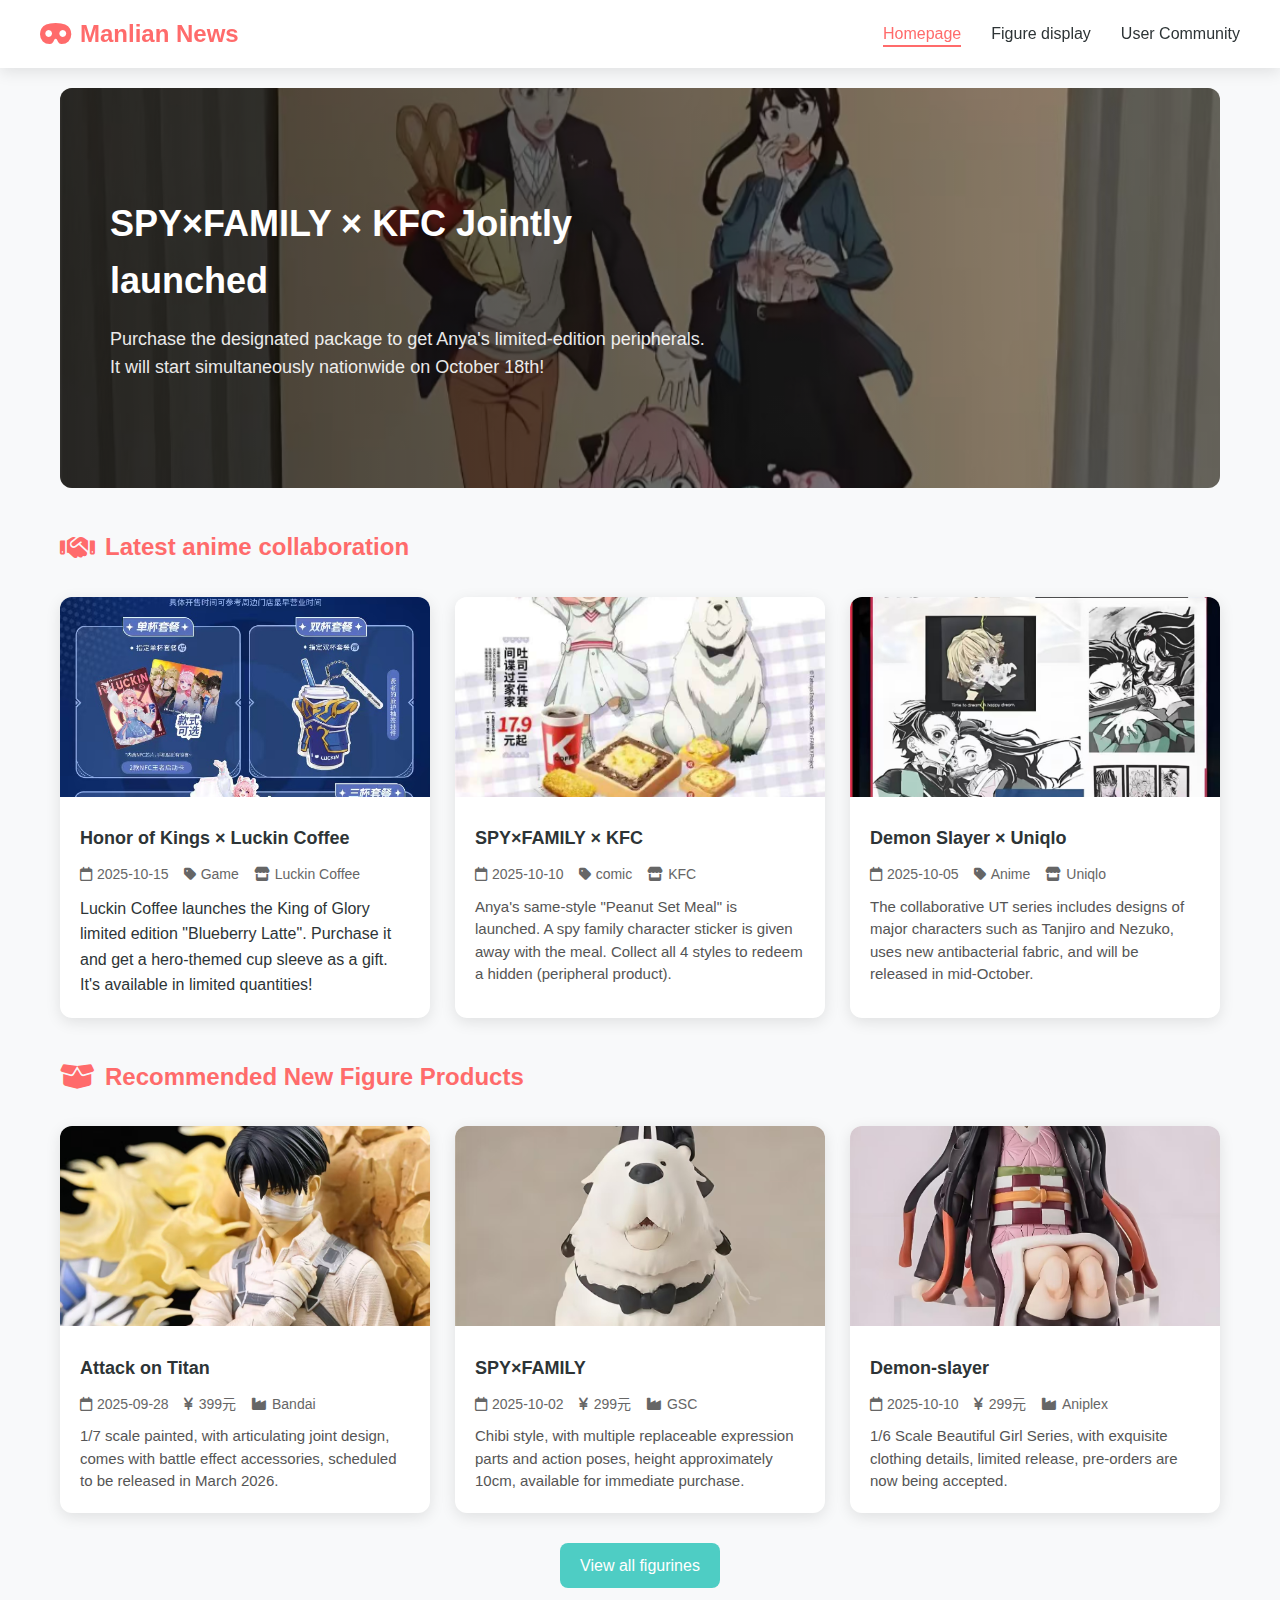
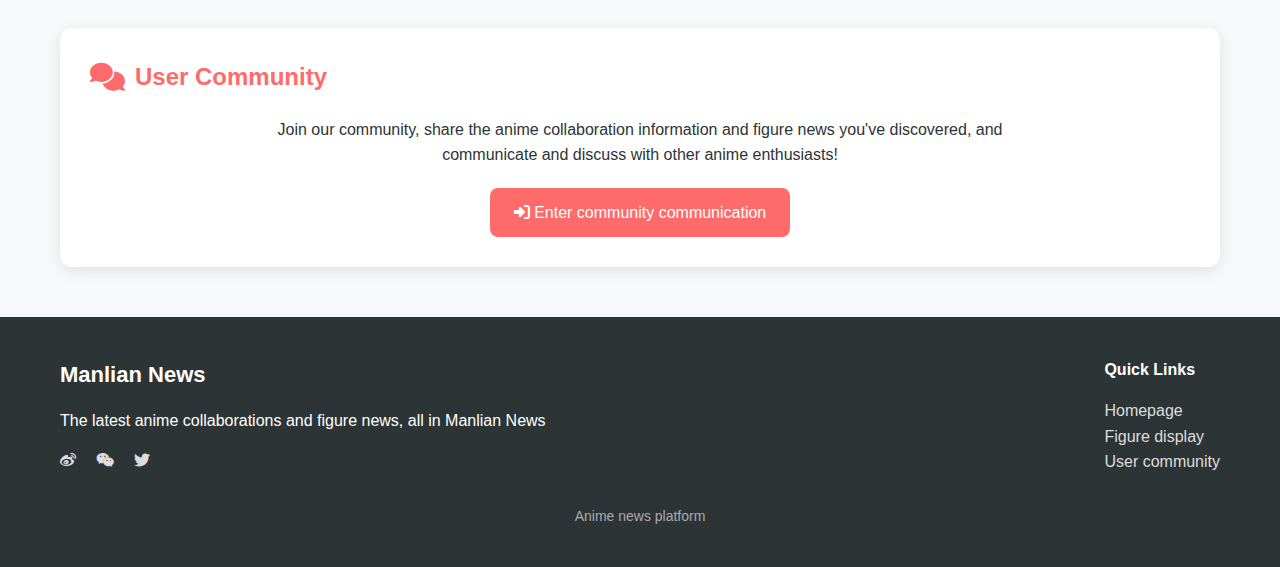
<file: index.html>
<!DOCTYPE html>
<html lang="zh-CN">
<head>
  <meta charset="UTF-8">
  <meta name="viewport" content="width=device-width, initial-scale=1.0">
  <title>Figure Display - Manlian News</title>
  <link rel="stylesheet" href="styles.css">
  <link rel="stylesheet" href="https://cdnjs.cloudflare.com/ajax/libs/font-awesome/6.4.0/css/all.min.css">
  <link rel="icon" href="favicon2.ico" type="image/x-icon">
  <link rel="shortcut icon" href="favicon2.ico" type="image/x-icon">
  <link rel="apple-touch-icon" href="favicon2.ico">
</head>
<body>
  <!-- 头部导航 -->
  <header>
    <div class="container nav-container">
      <a href="index.html" class="logo">
        <i class="fas fa-mask"></i>
        <span>Manlian News</span>
      </a>
      <ul class="nav-menu">
        <li><a href="index.html" class="nav-link active">Homepage</a></li>
        <li><a href="figures.html" class="nav-link">Figure display</a></li>
        <li><a href="community.html" class="nav-link">User Community</a></li>
      </ul>
    </div>
  </header>

  <!-- 主体内容 -->
  <main class="container">
    <!-- 轮播图（热门内容） -->
    <section class="banner">
      <img src="public\images\KFC.jpg" alt="Popular cooperation" class="banner-img">
      <div class="banner-overlay">
        <div class="banner-text">
          <h2>SPY×FAMILY × KFC Jointly launched</h2>
          <p>Purchase the designated package to get Anya's limited-edition peripherals. It will start simultaneously nationwide on October 18th!</p>
        </div>
      </div>
    </section>

    <!-- 最新合作信息 -->
    <section class="scroll-section">
      <h2 class="section-title">
        <i class="fas fa-handshake"></i> Latest anime collaboration
      </h2>
      <div class="card-grid">
        <!-- 合作卡片1 -->
        <div class="card">
          <img src="public/images/honor-of-kings-luckin.jpg" alt="Honor of Kings × Luckin Coffee" class="card-img">
          <div class="card-content">
            <h3 class="card-title">Honor of Kings × Luckin Coffee</h3>
            <div class="card-meta">
              <span><i class="far fa-calendar"></i> 2025-10-15</span>
              <span><i class="fas fa-tag"></i> Game</span>
              <span><i class="fas fa-store"></i> Luckin Coffee</span>
            </div>
            <p class="card-desc"></p>Luckin Coffee launches the King of Glory limited edition "Blueberry Latte". Purchase it and get a hero-themed cup sleeve as a gift. It's available in limited quantities!
          </div>
        </div>
        <!-- 合作卡片2 -->
        <div class="card">
          <img src="public/images/spy-x-family-kfc.jpg" alt="SPY×FAMILY & KFC" class="card-img">
          <div class="card-content">
            <h3 class="card-title">SPY×FAMILY × KFC</h3>
            <div class="card-meta">
              <span><i class="far fa-calendar"></i> 2025-10-10</span>
              <span><i class="fas fa-tag"></i> comic</span>
              <span><i class="fas fa-store"></i> KFC</span>
            </div>
            <p class="card-desc">Anya's same-style "Peanut Set Meal" is launched. A spy family character sticker is given away with the meal. Collect all 4 styles to redeem a hidden (peripheral product).</p>
          </div>
        </div>
        <!-- 合作卡片3 -->
        <div class="card">
          <img src="public/images/demon-slayer-uniqlo.jpg" alt="Demon Slayer × Uniqlo" class="card-img">
          <div class="card-content">
            <h3 class="card-title">Demon Slayer × Uniqlo</h3>
            <div class="card-meta">
              <span><i class="far fa-calendar"></i> 2025-10-05</span>
              <span><i class="fas fa-tag"></i> Anime</span>
              <span><i class="fas fa-store"></i> Uniqlo</span>
            </div>
            <p class="card-desc">The collaborative UT series includes designs of major characters such as Tanjiro and Nezuko, uses new antibacterial fabric, and will be released in mid-October.</p>
          </div>
        </div>
      
    </section>

    <!-- 新品手办展示 -->
    <section class="scroll-section">
      <h2 class="section-title">
        <i class="fas fa-box-open"></i> Recommended New Figure Products
      </h2>
      <div class="card-grid">
        <!-- 手办卡片1 -->
        <div class="card">
          <img src="public\images\publicimagesfigure-attack-on-titan.jpg" alt="Attack on Titan" class="card-img">
          <div class="card-content">
            <h3 class="card-title">Attack on Titan</h3>
            <div class="card-meta">
              <span><i class="far fa-calendar"></i> 2025-09-28</span>
              <span><i class="fas fa-yen-sign"></i> 399元</span>
              <span><i class="fas fa-industry"></i> Bandai</span>
            </div>
            <p class="card-desc">1/7 scale painted, with articulating joint design, comes with battle effect accessories, scheduled to be released in March 2026.</p>
          </div>
        </div>
        <!-- 手办卡片2 -->
        <div class="card">
          <img src="public/images/figure-spy-x-family.jpg" alt="SPY×FAMILY" class="card-img">
          <div class="card-content">
            <h3 class="card-title">SPY×FAMILY</h3>
            <div class="card-meta">
              <span><i class="far fa-calendar"></i> 2025-10-02</span>
              <span><i class="fas fa-yen-sign"></i> 299元</span>
              <span><i class="fas fa-industry"></i> GSC</span>
            </div>
            <p class="card-desc">Chibi style, with multiple replaceable expression parts and action poses, height approximately 10cm, available for immediate purchase.</p>
          </div>
        </div>
        <!-- 手办卡片3 -->
        <div class="card">
          <img src="public/images/figure-demon-slayer.jpg" alt="Demon-slayer" class="card-img">
          <div class="card-content">
            <h3 class="card-title">Demon-slayer</h3>
            <div class="card-meta">
              <span><i class="far fa-calendar"></i> 2025-10-10</span>
              <span><i class="fas fa-yen-sign"></i> 299元</span>
              <span><i class="fas fa-industry"></i> Aniplex</span>
            </div>
            <p class="card-desc">1/6 Scale Beautiful Girl Series, with exquisite clothing details, limited release, pre-orders are now being accepted.</p>
          </div>
        </div>
      </div>
      <div style="text-align: center; margin: 10px 0;">
        <a href="figures.html" style="display: inline-block; padding: 10px 20px; background: var(--secondary); color: white; border-radius: 8px; text-decoration: none;">View all figurines</a>
      </div>
    </section>

    <!-- 社区入口 -->
    <section class="community-section">
      <h2 class="section-title" style="text-align: center;">
        <i class="fas fa-comments"></i> User Community
      </h2>
      <p style="text-align: center; margin: 20px 0; max-width: 800px; margin-left: auto; margin-right: auto;">
        Join our community, share the anime collaboration information and figure news you've discovered, and communicate and discuss with other anime enthusiasts!
      </p>
      <div style="text-align: center;">
        <a href="community.html" style="display: inline-block; padding: 12px 24px; background: var(--primary); color: white; border-radius: 8px; text-decoration: none; font-weight: 500;">
          <i class="fas fa-sign-in-alt"></i> Enter community communication
        </a>
      </div>
    </section>
  </main>

  <!-- 页脚 -->
  <footer>
    <div class="container footer-container">
      <div>
        <div class="footer-logo">Manlian News</div>
        <p>The latest anime collaborations and figure news, all in Manlian News</p>
        <ul class="footer-links">
          <li><a href="#"><i class="fab fa-weibo"></i></a></li>
          <li><a href="#"><i class="fab fa-weixin"></i></a></li>
          <li><a href="#"><i class="fab fa-twitter"></i></a></li>
        </ul>
      </div>
      <div>
        <h4 style="margin-bottom: 15px;">Quick Links</h4>
        <ul style="list-style: none;">
          <li><a href="index.html" style="color: #ddd; text-decoration: none;">Homepage</a></li>
          <li><a href="figures.html" style="color: #ddd; text-decoration: none;">Figure display</a></li>
          <li><a href="community.html" style="color: #ddd; text-decoration: none;">User community</a></li>
        </ul>
      </div>
    </div>
    <div class="container footer-copyright">
      Anime news platform
    </div>
  </footer>

  <script src="script.js"></script>
</body>
</html>
</file>
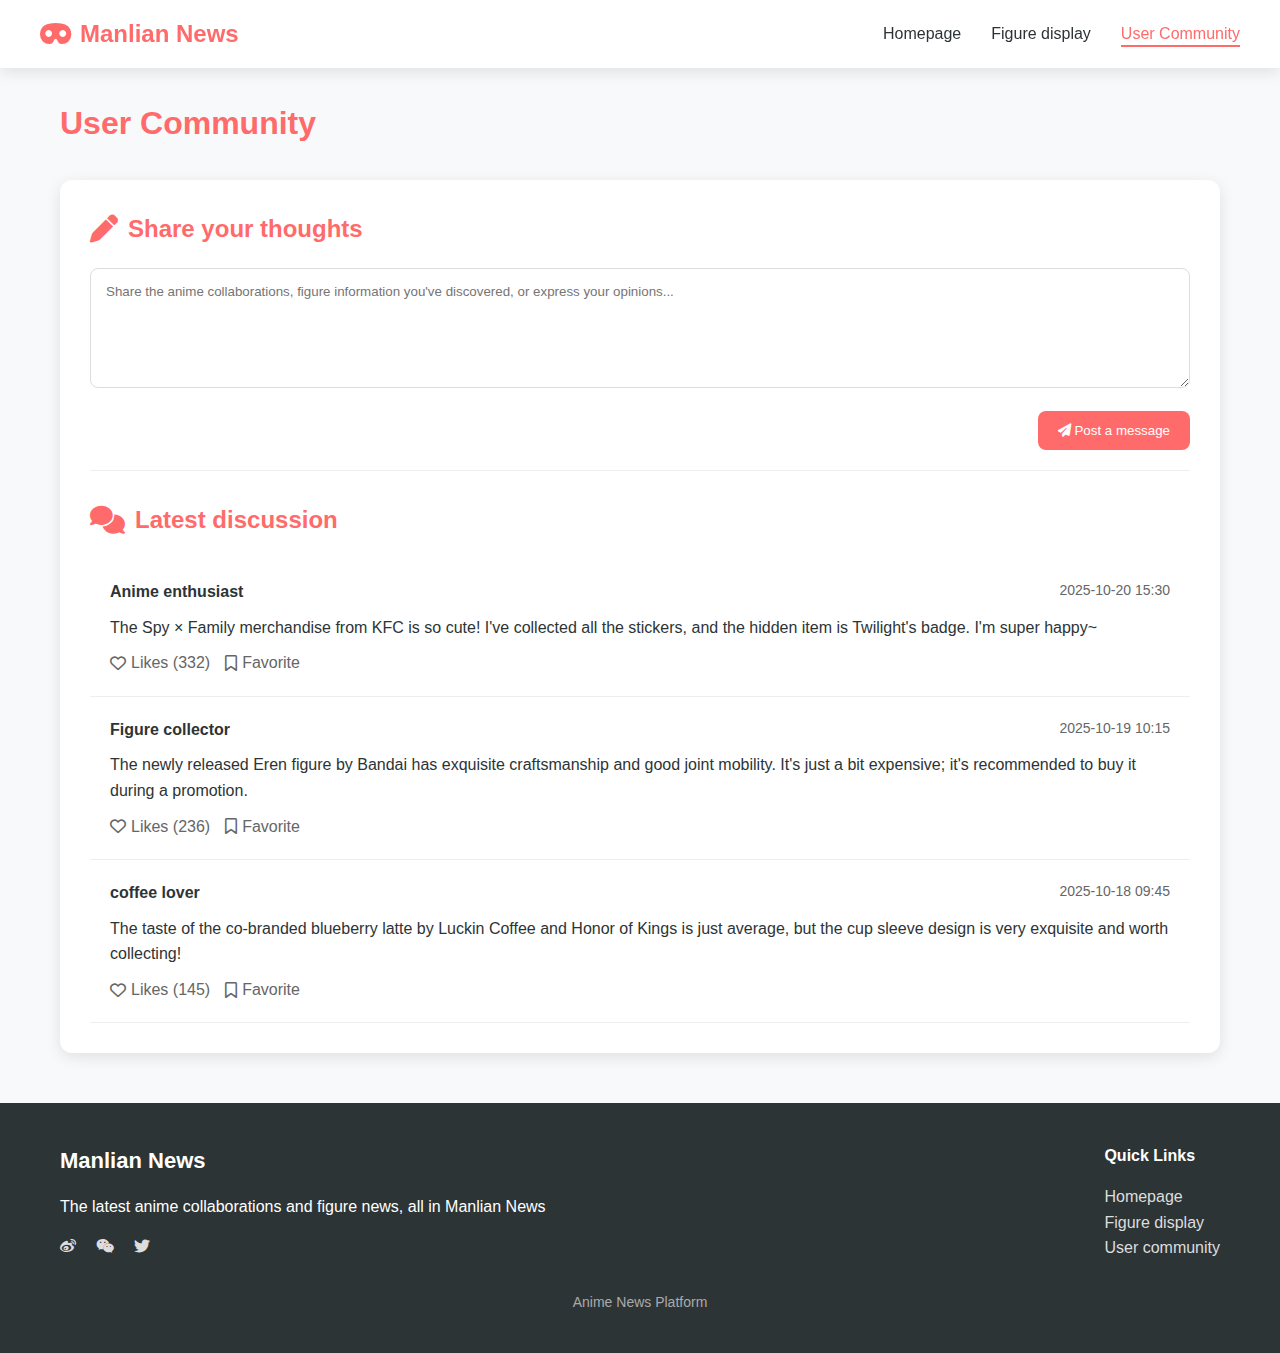
<file: community.html>
<!DOCTYPE html>
<html lang="zh-CN">
<head>
  <meta charset="UTF-8">
  <meta name="viewport" content="width=device-width, initial-scale=1.0">
  <title>User Community - Manlian News</title>
  <link rel="stylesheet" href="styles.css">
  <link rel="stylesheet" href="https://cdnjs.cloudflare.com/ajax/libs/font-awesome/6.4.0/css/all.min.css">
  <link rel="icon" href="favicon2.ico" type="image/x-icon">
  <link rel="shortcut icon" href="favicon2.ico" type="image/x-icon">
  <link rel="apple-touch-icon" href="favicon2.ico">
</head>
<body>
  <!-- 头部导航 -->
  <header>
    <div class="container nav-container">
      <a href="index.html" class="logo">
        <i class="fas fa-mask"></i>
        <span>Manlian News</span>
      </a>
      <ul class="nav-menu">
        <li><a href="index.html" class="nav-link">Homepage</a></li>
        <li><a href="figures.html" class="nav-link">Figure display</a></li>
        <li><a href="community.html" class="nav-link active">User Community</a></li>
      </ul>
    </div>
  </header>

  <!-- 主体内容 -->
  <main class="container">
    <h1 style="margin: 30px 0; color: var(--primary);">User Community</h1>
    
    <!-- 留言发布区 -->
    <section class="community-section">
      <h2 class="section-title">
        <i class="fas fa-pen"></i> Share your thoughts
      </h2>
      <div class="post-form">
        <textarea class="post-textarea" id="comment-input" placeholder="Share the anime collaborations, figure information you've discovered, or express your opinions..."></textarea>
        <div class="post-actions">
          <button class="search-btn" id="post-comment">
            <i class="fas fa-paper-plane"></i> Post a message
          </button>
        </div>
      </div>
      
      <!-- 留言列表 -->
      <div>
        <h2 class="section-title">
          <i class="fas fa-comments"></i> Latest discussion
        </h2>
        <div id="comments-container">
          <!-- 示例留言1 -->
          <div class="comment">
            <div class="comment-header">
              <div class="comment-author">Anime enthusiast</div>
              <div class="comment-time">2025-10-20 15:30</div>
            </div>
            <div class="comment-content">
              The Spy × Family merchandise from KFC is so cute! I've collected all the stickers, and the hidden item is Twilight's badge. I'm super happy~
            </div>
            <div class="comment-actions">
              <div class="comment-action like-btn" data-id="1">
                <i class="far fa-heart"></i> Likes (332)
              </div>
              <div class="comment-action collect-btn">
                <i class="far fa-bookmark"></i> Favorite
              </div>
            </div>
          </div>
          
          <!-- 示例留言2 -->
          <div class="comment">
            <div class="comment-header">
              <div class="comment-author">Figure collector</div>
              <div class="comment-time">2025-10-19 10:15</div>
            </div>
            <div class="comment-content">
              The newly released Eren figure by Bandai has exquisite craftsmanship and good joint mobility. It's just a bit expensive; it's recommended to buy it during a promotion.
            </div>
            <div class="comment-actions">
              <div class="comment-action like-btn" data-id="2">
                <i class="far fa-heart"></i> Likes (236) 
              </div>
              <div class="comment-action collect-btn">
                <i class="far fa-bookmark"></i> Favorite
              </div>
            </div>
          </div>
          
          <!-- 示例留言3 -->
          <div class="comment">
            <div class="comment-header">
              <div class="comment-author">coffee lover</div>
              <div class="comment-time">2025-10-18 09:45</div>
            </div>
            <div class="comment-content">
             The taste of the co-branded blueberry latte by Luckin Coffee and Honor of Kings is just average, but the cup sleeve design is very exquisite and worth collecting!
            </div>
            <div class="comment-actions">
              <div class="comment-action like-btn" data-id="3">
                <i class="far fa-heart"></i> Likes (145)
              </div>
              <div class="comment-action collect-btn">
                <i class="far fa-bookmark"></i> Favorite
              </div>
            </div>
          </div>
        </div>
      </div>
    </section>
  </main>

  <!-- 页脚 -->
  <footer>
    <div class="container footer-container">
      <div>
        <div class="footer-logo">Manlian News</div>
        <p>The latest anime collaborations and figure news, all in Manlian News</p>
        <ul class="footer-links">
          <li><a href="#"><i class="fab fa-weibo"></i></a></li>
          <li><a href="#"><i class="fab fa-weixin"></i></a></li>
          <li><a href="#"><i class="fab fa-twitter"></i></a></li>
        </ul>
      </div>
      <div>
        <h4 style="margin-bottom: 15px;">Quick Links</h4>
        <ul style="list-style: none;">
          <li><a href="index.html" style="color: #ddd; text-decoration: none;">Homepage</a></li>
          <li><a href="figures.html" style="color: #ddd; text-decoration: none;">Figure display</a></li>
          <li><a href="community.html" style="color: #ddd; text-decoration: none;">User community</a></li>
        </ul>
      </div>
    </div>
    <div class="container footer-copyright">
     Anime News Platform
    </div>
  </footer>

  <script src="script.js"></script>
</body>
</html>
</file>
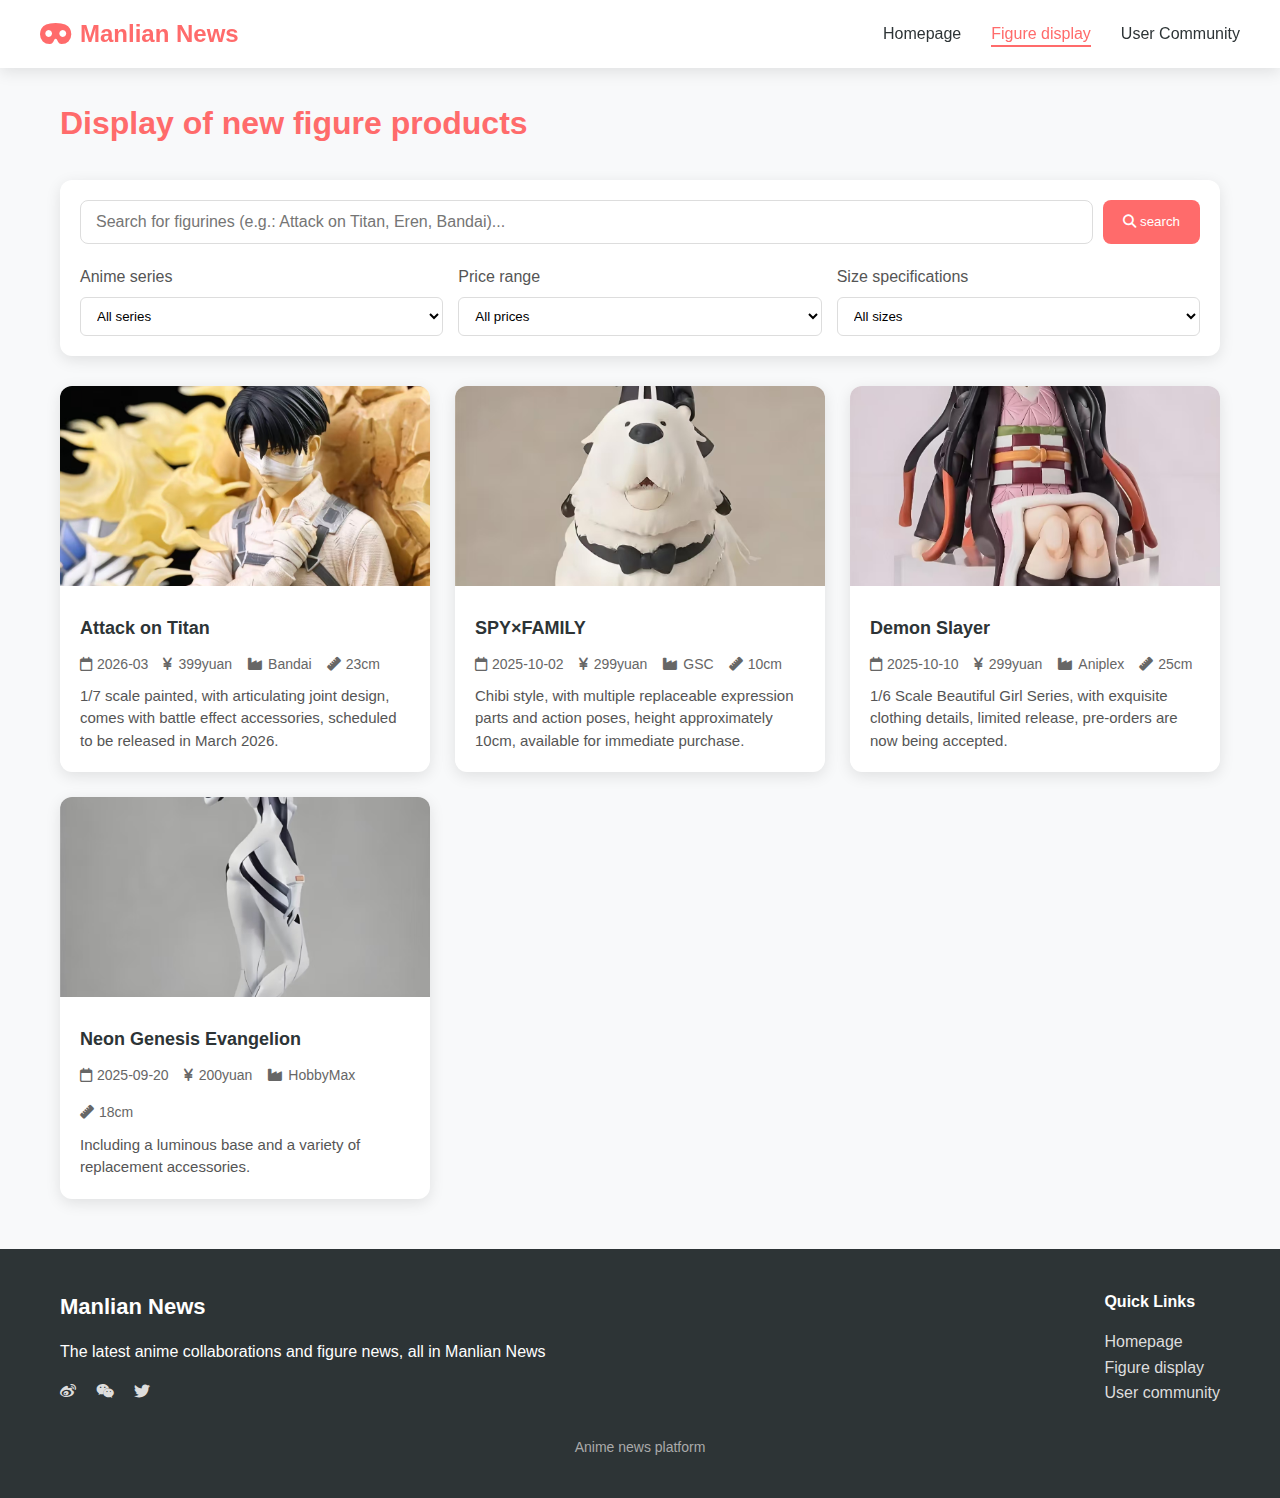
<file: figures.html>
<!DOCTYPE html>
<html lang="zh-CN">
<head>
  <meta charset="UTF-8">
  <meta name="viewport" content="width=device-width, initial-scale=1.0">
  <title>Figure Display - Manlian News</title>
  <link rel="stylesheet" href="styles.css">
  <link rel="stylesheet" href="https://cdnjs.cloudflare.com/ajax/libs/font-awesome/6.4.0/css/all.min.css">
  <link rel="icon" href="favicon2.ico" type="image/x-icon">
  <link rel="shortcut icon" href="favicon2.ico" type="image/x-icon">
  <link rel="apple-touch-icon" href="favicon2.ico">
</head>
<body>
  <!-- 头部导航 -->
  <header>
    <div class="container nav-container">
      <a href="index.html" class="logo">
        <i class="fas fa-mask"></i>
        <span>Manlian News</span>
      </a>
      <ul class="nav-menu">
        <li><a href="index.html" class="nav-link">Homepage</a></li>
        <li><a href="figures.html" class="nav-link active">Figure display</a></li>
        <li><a href="community.html" class="nav-link">User Community</a></li>
      </ul>
    </div>
  </header>

  <!-- 主体内容 -->
  <main class="container">
    <h1 style="margin: 30px 0; color: var(--primary);">Display of new figure products</h1>
    
    <!-- 搜索与筛选区 -->
    <section class="filter-section">
      <div class="search-box">
        <input type="text" class="search-input" id="figure-search" placeholder="Search for figurines (e.g.: Attack on Titan, Eren, Bandai)...">
        <button class="search-btn" id="figure-search-btn">
          <i class="fas fa-search"></i> search
        </button>
      </div>
      
      <div class="filters">
        <div class="filter-group">
          <label class="filter-label">Anime series</label>
          <select class="filter-select" id="anime-series">
            <option value="all">All series</option>
            <option value="Attack on Titan">Attack on Titan</option>
            <option value="SPY×FAMILY">SPY×FAMILY</option>
            <option value="Demon Slayer">Demon Slayer</option>
            <option value="others">others</option>
          </select>
        </div>
        
        <div class="filter-group">
          <label class="filter-label">Price range</label>
          <select class="filter-select" id="price-range">
            <option value="all">All prices</option>
            <option value="0-500">Below 500 yuan</option>
            <option value="500-1000">500-1000yuan</option>
            <option value="1000-2000">1000-2000yuan</option>
            <option value="2000+">above 2000 yuan</option>
          </select>
        </div>
        
        <div class="filter-group">
          <label class="filter-label">Size specifications</label>
          <select class="filter-select" id="size-spec">
            <option value="all">All sizes</option>
            <option value="small">small（<10cm）</option>
            <option value="medium">Medium size (10-20cm)</option>
            <option value="large">Demon Slayer</option>
          </select>
        </div>
      </div>
    </section>

    <!-- 手办列表 -->
    <section>
      <div class="card-grid" id="figure-list">
        <!-- 手办1 -->
        <div class="card figure-item" data-series="attack-on-titan" data-price="399" data-size="large">
          <img src="public\images\publicimagesfigure-attack-on-titan.jpg" alt="attack-on-titan" class="card-img">
          <div class="card-content">
            <h3 class="card-title">Attack on Titan</h3>
            <div class="card-meta">
              <span><i class="far fa-calendar"></i> 2026-03</span>
              <span><i class="fas fa-yen-sign"></i> 399yuan</span>
              <span><i class="fas fa-industry"></i> Bandai</span>
              <span><i class="fas fa-ruler"></i> 23cm</span>
            </div>
            <p class="card-desc">1/7 scale painted, with articulating joint design, comes with battle effect accessories, scheduled to be released in March 2026.</p>
          </div>
        </div>
        
        <!-- 手办2 -->
        <div class="card figure-item" data-series="SPY×FAMILY" data-price="299" data-size="small">
          <img src="public/images/figure-spy-x-family.jpg" alt="SPY×FAMILY" class="card-img">
          <div class="card-content">
            <h3 class="card-title">SPY×FAMILY </h3>
            <div class="card-meta">
              <span><i class="far fa-calendar"></i> 2025-10-02</span>
              <span><i class="fas fa-yen-sign"></i> 299yuan</span>
              <span><i class="fas fa-industry"></i> GSC</span>
              <span><i class="fas fa-ruler"></i> 10cm</span>
            </div>
            <p class="card-desc">Chibi style, with multiple replaceable expression parts and action poses, height approximately 10cm, available for immediate purchase.</p>
          </div>
        </div>
        
        <!-- 手办3 -->
        <div class="card figure-item" data-series="Demon Slayer" data-price="299" data-size="medium">
          <img src="public/images/figure-demon-slayer.jpg" alt="Demon Slayer" class="card-img">
          <div class="card-content">
            <h3 class="card-title">Demon Slayer</h3>
            <div class="card-meta">
              <span><i class="far fa-calendar"></i> 2025-10-10</span>
              <span><i class="fas fa-yen-sign"></i> 299yuan</span>
              <span><i class="fas fa-industry"></i> Aniplex</span>
              <span><i class="fas fa-ruler"></i> 25cm</span>
            </div>
            <p class="card-desc">1/6 Scale Beautiful Girl Series, with exquisite clothing details, limited release, pre-orders are now being accepted.</p>
          </div>
        </div>
        
        <!-- 手办4 -->
        <div class="card figure-item" data-series="else" data-price="200" data-size="large">
          <img src="public/images/evangelion-sony.jpg" alt="EVA" class="card-img">
          <div class="card-content">
            <h3 class="card-title">Neon Genesis Evangelion</h3>
            <div class="card-meta">
              <span><i class="far fa-calendar"></i> 2025-09-20</span>
              <span><i class="fas fa-yen-sign"></i> 200yuan</span>
              <span><i class="fas fa-industry"></i> HobbyMax</span>
              <span><i class="fas fa-ruler"></i> 18cm</span>
            </div>
            <p class="card-desc">Including a luminous base and a variety of replacement accessories.</p>
          </div>
        </div>
      </div>
    </section>
  </main>

  <!-- 页脚 -->
  <footer>
    <div class="container footer-container">
      <div>
        <div class="footer-logo">Manlian News</div>
        <p>The latest anime collaborations and figure news, all in Manlian News</p>
        <ul class="footer-links">
          <li><a href="#"><i class="fab fa-weibo"></i></a></li>
          <li><a href="#"><i class="fab fa-weixin"></i></a></li>
          <li><a href="#"><i class="fab fa-twitter"></i></a></li>
        </ul>
      </div>
      <div>
        <h4 style="margin-bottom: 15px;">Quick Links</h4>
        <ul style="list-style: none;">
          <li><a href="index.html" style="color: #ddd; text-decoration: none;">Homepage</a></li>
          <li><a href="figures.html" style="color: #ddd; text-decoration: none;">Figure display</a></li>
          <li><a href="community.html" style="color: #ddd; text-decoration: none;">User community</a></li>
        </ul>
      </div>
    </div>
    <div class="container footer-copyright">
      Anime news platform
    </div>
  </footer>

  <script src="script.js"></script>
</body>
</html>
</file>
<file: styles.css>
/* 基础重置与变量 */
* {
  margin: 0;
  padding: 0;
  box-sizing: border-box;
  font-family: 'Inter', 'Microsoft YaHei', sans-serif;
}

:root {
  --primary: #ff6b6b; /* 动漫风主色（红色系） */
  --secondary: #4ecdc4; /* 辅助色（青色系） */
  --dark: #2d3436; /* 深色文字 */
  --light: #f8f9fa; /* 浅色背景 */
  --card-shadow: 0 4px 15px rgba(0, 0, 0, 0.1); /* 卡片阴影 */
  --transition: all 0.3s ease; /* 过渡动画 */
}

body {
  background-color: var(--light);
  color: var(--dark);
  line-height: 1.6;
}

/* 容器样式 */
.container {
  max-width: 1200px;
  margin: 0 auto;
  padding: 0 20px;
}

/* 头部导航 */
header {
  background-color: white;
  box-shadow: var(--card-shadow);
  position: sticky;
  top: 0;
  z-index: 100;
}

.nav-container {
  display: flex;
  justify-content: space-between;
  align-items: center;
  padding: 15px 0;
}

.logo {
  font-size: 24px;
  font-weight: 700;
  color: var(--primary);
  text-decoration: none;
  display: flex;
  align-items: center;
  gap: 8px;
}

.logo i {
  font-size: 28px;
}

.nav-menu {
  display: flex;
  list-style: none;
  gap: 30px;
}

.nav-link {
  text-decoration: none;
  color: var(--dark);
  font-weight: 500;
  transition: var(--transition);
  position: relative;
}

.nav-link:hover, .nav-link.active {
  color: var(--primary);
}

.nav-link::after {
  content: '';
  position: absolute;
  width: 0;
  height: 2px;
  bottom: -5px;
  left: 0;
  background-color: var(--primary);
  transition: var(--transition);
}

.nav-link:hover::after, .nav-link.active::after {
  width: 100%;
}

/* 搜索与筛选区 */
.filter-section {
  background-color: white;
  border-radius: 12px;
  padding: 20px;
  margin: 20px 0;
  box-shadow: var(--card-shadow);
}

.search-box {
  display: flex;
  gap: 10px;
  margin-bottom: 20px;
}

.search-input {
  flex: 1;
  padding: 12px 15px;
  border: 1px solid #ddd;
  border-radius: 8px;
  font-size: 16px;
  transition: var(--transition);
}

.search-input:focus {
  outline: none;
  border-color: var(--primary);
  box-shadow: 0 0 0 3px rgba(255, 107, 107, 0.1);
}

.search-btn {
  padding: 12px 20px;
  background-color: var(--primary);
  color: white;
  border: none;
  border-radius: 8px;
  cursor: pointer;
  transition: var(--transition);
  font-weight: 500;
}

.search-btn:hover {
  background-color: #ff5252;
}

.filters {
  display: flex;
  flex-wrap: wrap;
  gap: 15px;
}

.filter-group {
  flex: 1;
  min-width: 200px;
}

.filter-label {
  display: block;
  margin-bottom: 8px;
  font-weight: 500;
  color: #555;
}

.filter-select {
  width: 100%;
  padding: 10px 12px;
  border: 1px solid #ddd;
  border-radius: 6px;
  background-color: white;
}

/* 卡片通用样式 */
.card-grid {
  display: grid;
  grid-template-columns: repeat(auto-fit, minmax(300px, 1fr));
  gap: 25px;
  margin: 30px 0;
}

.card {
  background-color: white;
  border-radius: 12px;
  overflow: hidden;
  box-shadow: var(--card-shadow);
  transition: var(--transition);
}

.card:hover {
  transform: translateY(-8px);
  box-shadow: 0 8px 20px rgba(0, 0, 0, 0.15);
}

.card-img {
  width: 100%;
  height: 200px;
  object-fit: cover;
}

.card-content {
  padding: 20px;
}

.card-title {
  font-size: 18px;
  font-weight: 600;
  margin-bottom: 10px;
  color: var(--dark);
}

.card-meta {
  font-size: 14px;
  color: #666;
  margin-bottom: 10px;
  display: flex;
  flex-wrap: wrap;
  gap: 15px;
}

.card-meta span {
  display: flex;
  align-items: center;
  gap: 5px;
}

.card-desc {
  font-size: 15px;
  color: #555;
  line-height: 1.5;
}

/* 首页轮播图 */
.banner {
  height: 400px;
  margin: 20px 0;
  border-radius: 12px;
  overflow: hidden;
  position: relative;
}

.banner-img {
  width: 100%;
  height: 100%;
  object-fit: cover;
}

.banner-overlay {
  position: absolute;
  top: 0;
  left: 0;
  width: 100%;
  height: 100%;
  background: linear-gradient(to right, rgba(0,0,0,0.7), rgba(0,0,0,0.3));
  display: flex;
  align-items: center;
  padding: 0 50px;
}

.banner-text {
  color: white;
  max-width: 600px;
}

.banner-text h2 {
  font-size: 36px;
  margin-bottom: 15px;
}

.banner-text p {
  font-size: 18px;
  opacity: 0.9;
}

/* 滚动展示区 */
.scroll-section {
  margin: 40px 0;
}

.section-title {
  font-size: 24px;
  margin-bottom: 20px;
  color: var(--primary);
  display: flex;
  align-items: center;
  gap: 10px;
}

.section-title i {
  font-size: 28px;
}

/* 用户社区样式 */
.community-section {
  background-color: white;
  border-radius: 12px;
  padding: 30px;
  margin: 30px 0;
  box-shadow: var(--card-shadow);
}

.post-form {
  margin-bottom: 30px;
  padding-bottom: 20px;
  border-bottom: 1px solid #eee;
}

.post-textarea {
  width: 100%;
  padding: 15px;
  border: 1px solid #ddd;
  border-radius: 8px;
  min-height: 120px;
  resize: vertical;
  margin-bottom: 15px;
  font-family: inherit;
}

.post-actions {
  display: flex;
  justify-content: flex-end;
  gap: 10px;
}

.comment {
  padding: 20px;
  border-bottom: 1px solid #eee;
  transition: var(--transition);
}

.comment:hover {
  background-color: #f9f9f9;
}

.comment-header {
  display: flex;
  justify-content: space-between;
  margin-bottom: 10px;
}

.comment-author {
  font-weight: 600;
}

.comment-time {
  font-size: 14px;
  color: #666;
}

.comment-actions {
  display: flex;
  gap: 15px;
  margin-top: 10px;
}

.comment-action {
  display: flex;
  align-items: center;
  gap: 5px;
  color: #666;
  cursor: pointer;
  transition: var(--transition);
}

.comment-action:hover {
  color: var(--primary);
}

/* 页脚 */
footer {
  background-color: var(--dark);
  color: white;
  padding: 40px 0;
  margin-top: 50px;
}

.footer-container {
  display: flex;
  justify-content: space-between;
  flex-wrap: wrap;
  gap: 30px;
}

.footer-logo {
  font-size: 22px;
  font-weight: 700;
  margin-bottom: 15px;
}

.footer-links {
  list-style: none;
  display: flex;
  gap: 20px;
  margin-top: 15px;
}

.footer-links a {
  color: #ddd;
  text-decoration: none;
  transition: var(--transition);
}

.footer-links a:hover {
  color: var(--primary);
}

.footer-copyright {
  text-align: center;
  margin-top: 30px;
  font-size: 14px;
  color: #aaa;
}

/* 响应式适配 */
@media (max-width: 768px) {
  .nav-container {
    flex-direction: column;
    gap: 15px;
  }

  .nav-menu {
    gap: 15px;
    flex-wrap: wrap;
    justify-content: center;
  }

  .banner {
    height: 250px;
  }

  .banner-text h2 {
    font-size: 24px;
  }

  .banner-text p {
    font-size: 16px;
  }

  .footer-container {
    flex-direction: column;
    align-items: center;
    text-align: center;
  }

  .search-box {
    flex-direction: column;
  }
}
</file>
